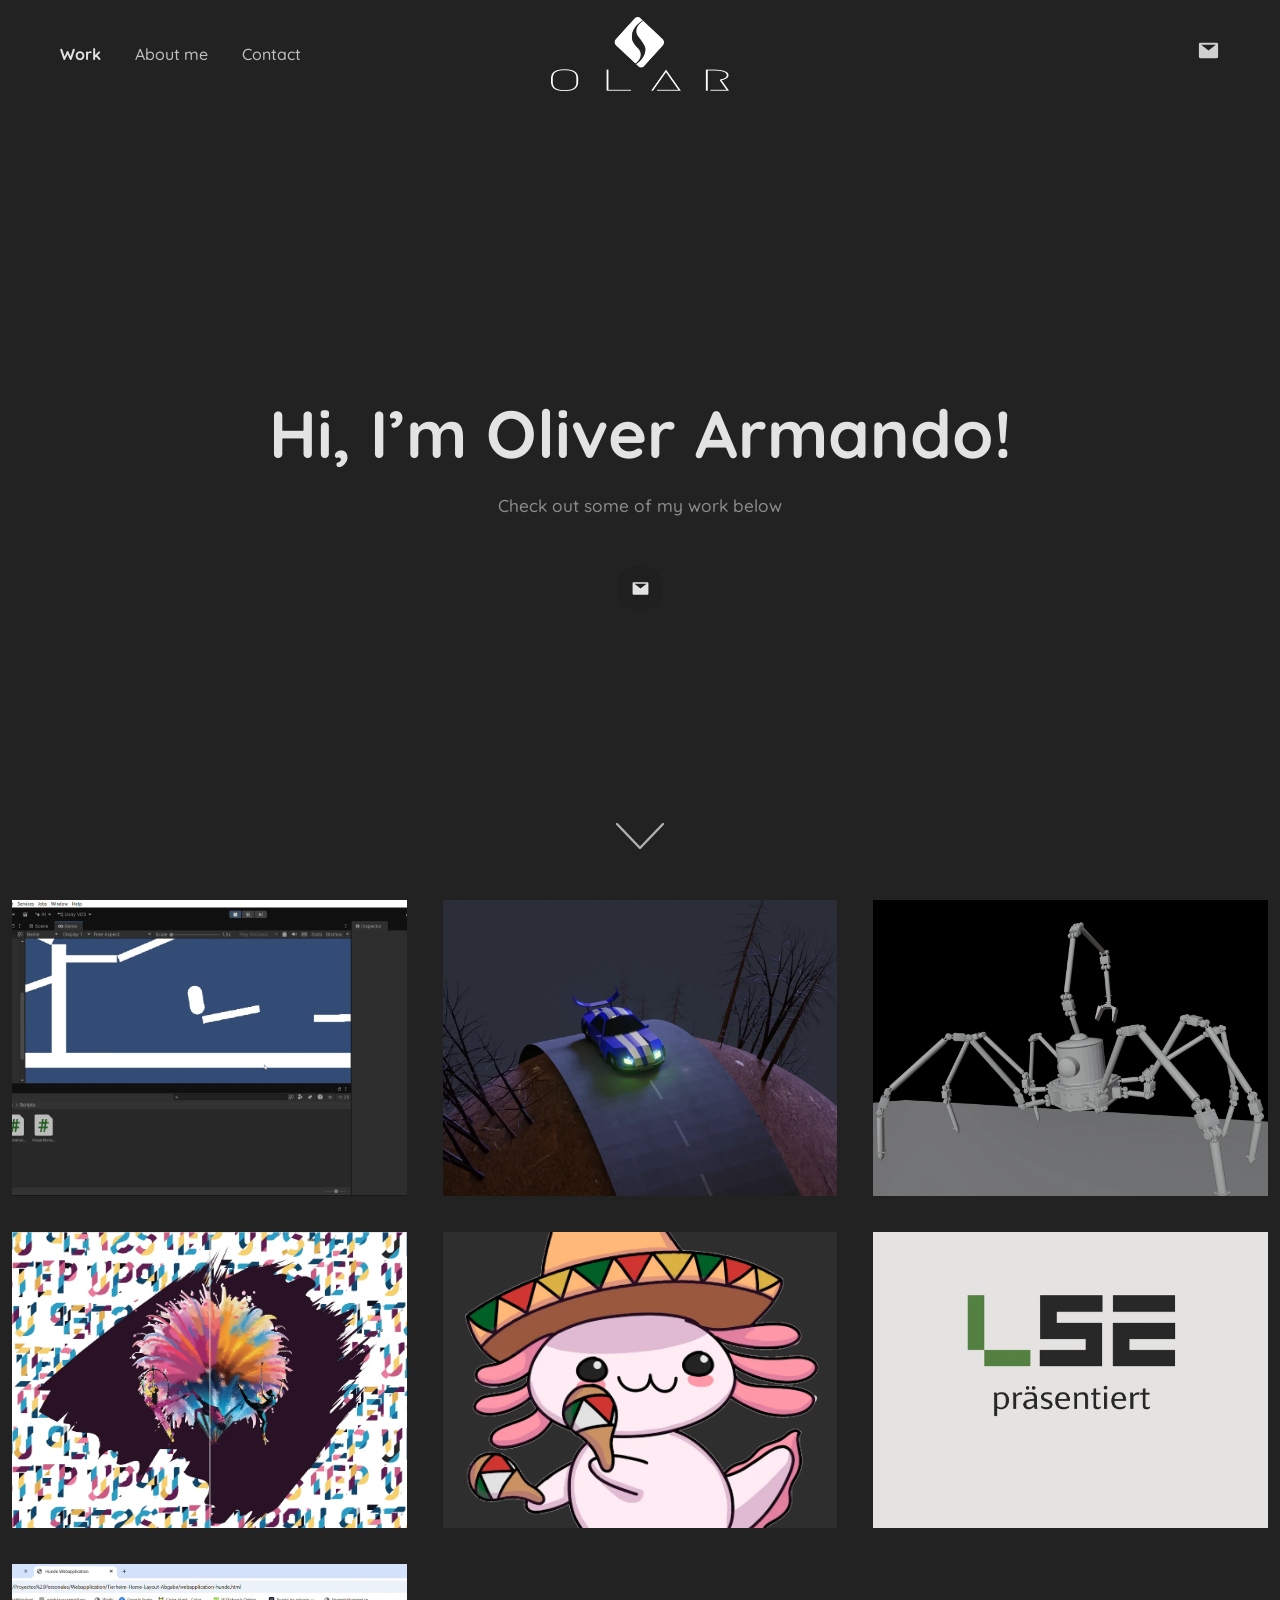
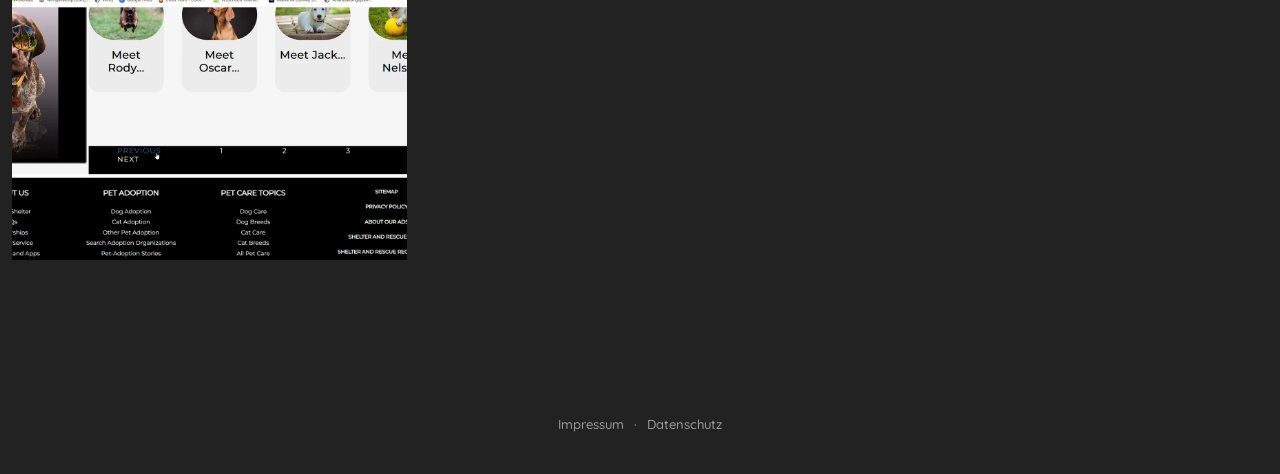
<file: index.html>
<!DOCTYPE html>
<html lang="en">
<head>
  <meta charset="utf-8">
  <meta name="viewport" content="width=device-width, initial-scale=1, minimum-scale=0.5, maximum-scale=3">
  <title>Oliver Armando - Portfolio</title>
  <meta name="description" content="Animation, 3D and design work by Oliver Armando.">
  <link rel="preconnect" href="https://fonts.googleapis.com">
  <link rel="preconnect" href="https://fonts.gstatic.com" crossorigin>
  <link href="https://fonts.googleapis.com/css2?family=Quicksand:wght@400;500;700&display=swap" rel="stylesheet">
  <link rel="stylesheet" href="assets/css/style.css">
</head>
<body data-page="work">

  <main>
    <div id="hero"></div>
    <div class="work-grid" id="work-grid"></div>
  </main>

  <script src="assets/js/data.js"></script>
  <script src="assets/js/main.js"></script>
</body>
</html>
</file>
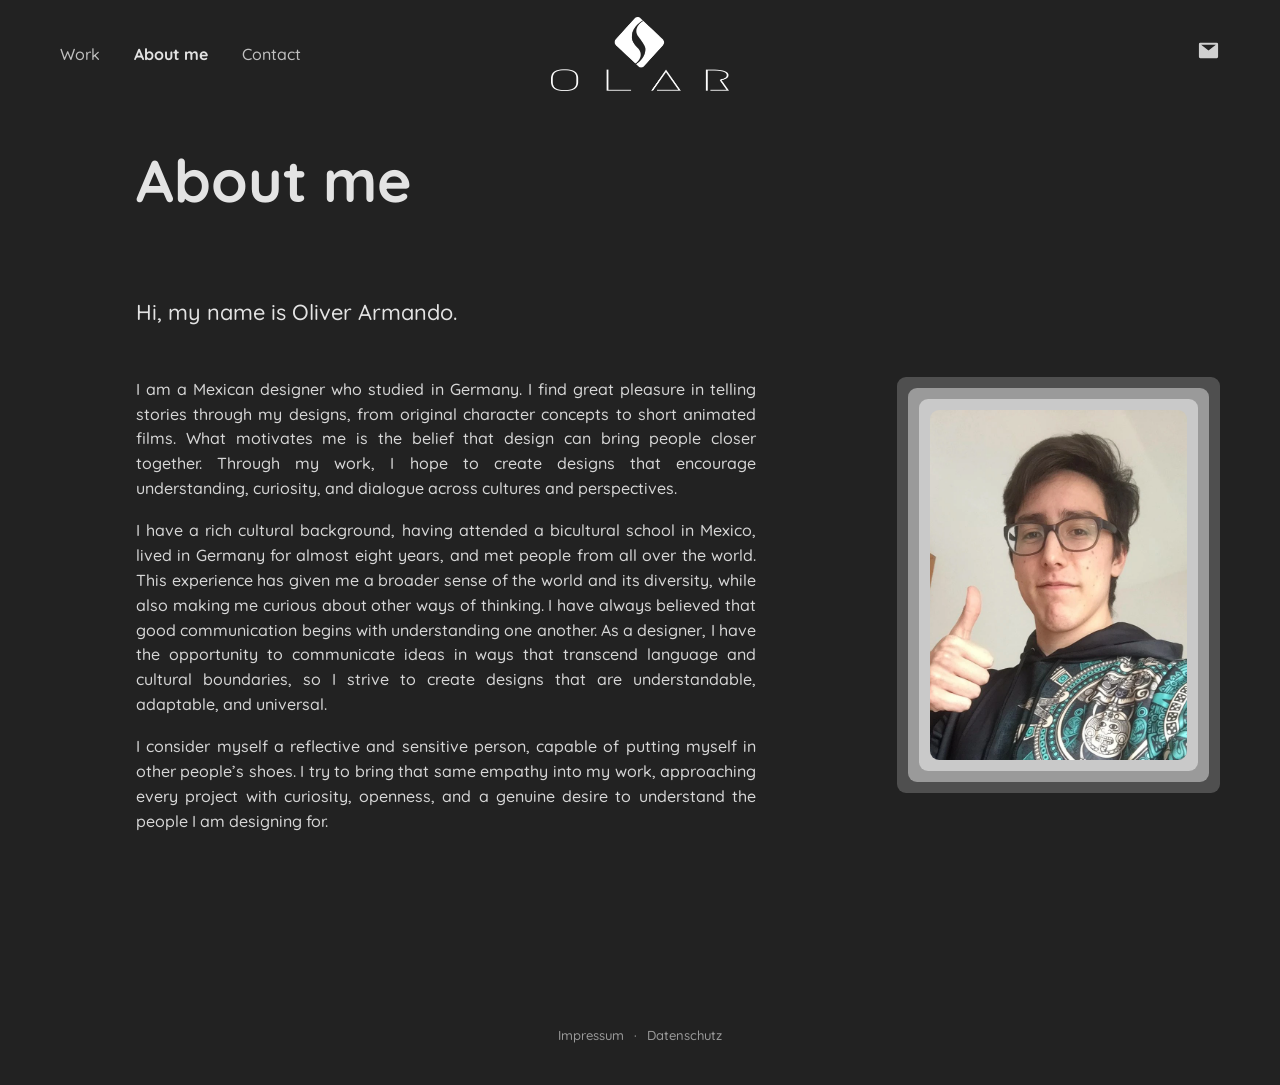
<file: about.html>
<!DOCTYPE html>
<html lang="en">
<head>
  <meta charset="utf-8">
  <meta name="viewport" content="width=device-width, initial-scale=1, minimum-scale=0.5, maximum-scale=3">
  <title>About me - Oliver Armando</title>
  <link rel="preconnect" href="https://fonts.googleapis.com">
  <link rel="preconnect" href="https://fonts.gstatic.com" crossorigin>
  <link href="https://fonts.googleapis.com/css2?family=Quicksand:wght@400;500;700&display=swap" rel="stylesheet">
  <link rel="stylesheet" href="assets/css/style.css">
</head>
<body data-page="about">

  <main class="about" id="about"></main>

  <script src="assets/js/data.js"></script>
  <script src="assets/js/main.js"></script>
</body>
</html>
</file>
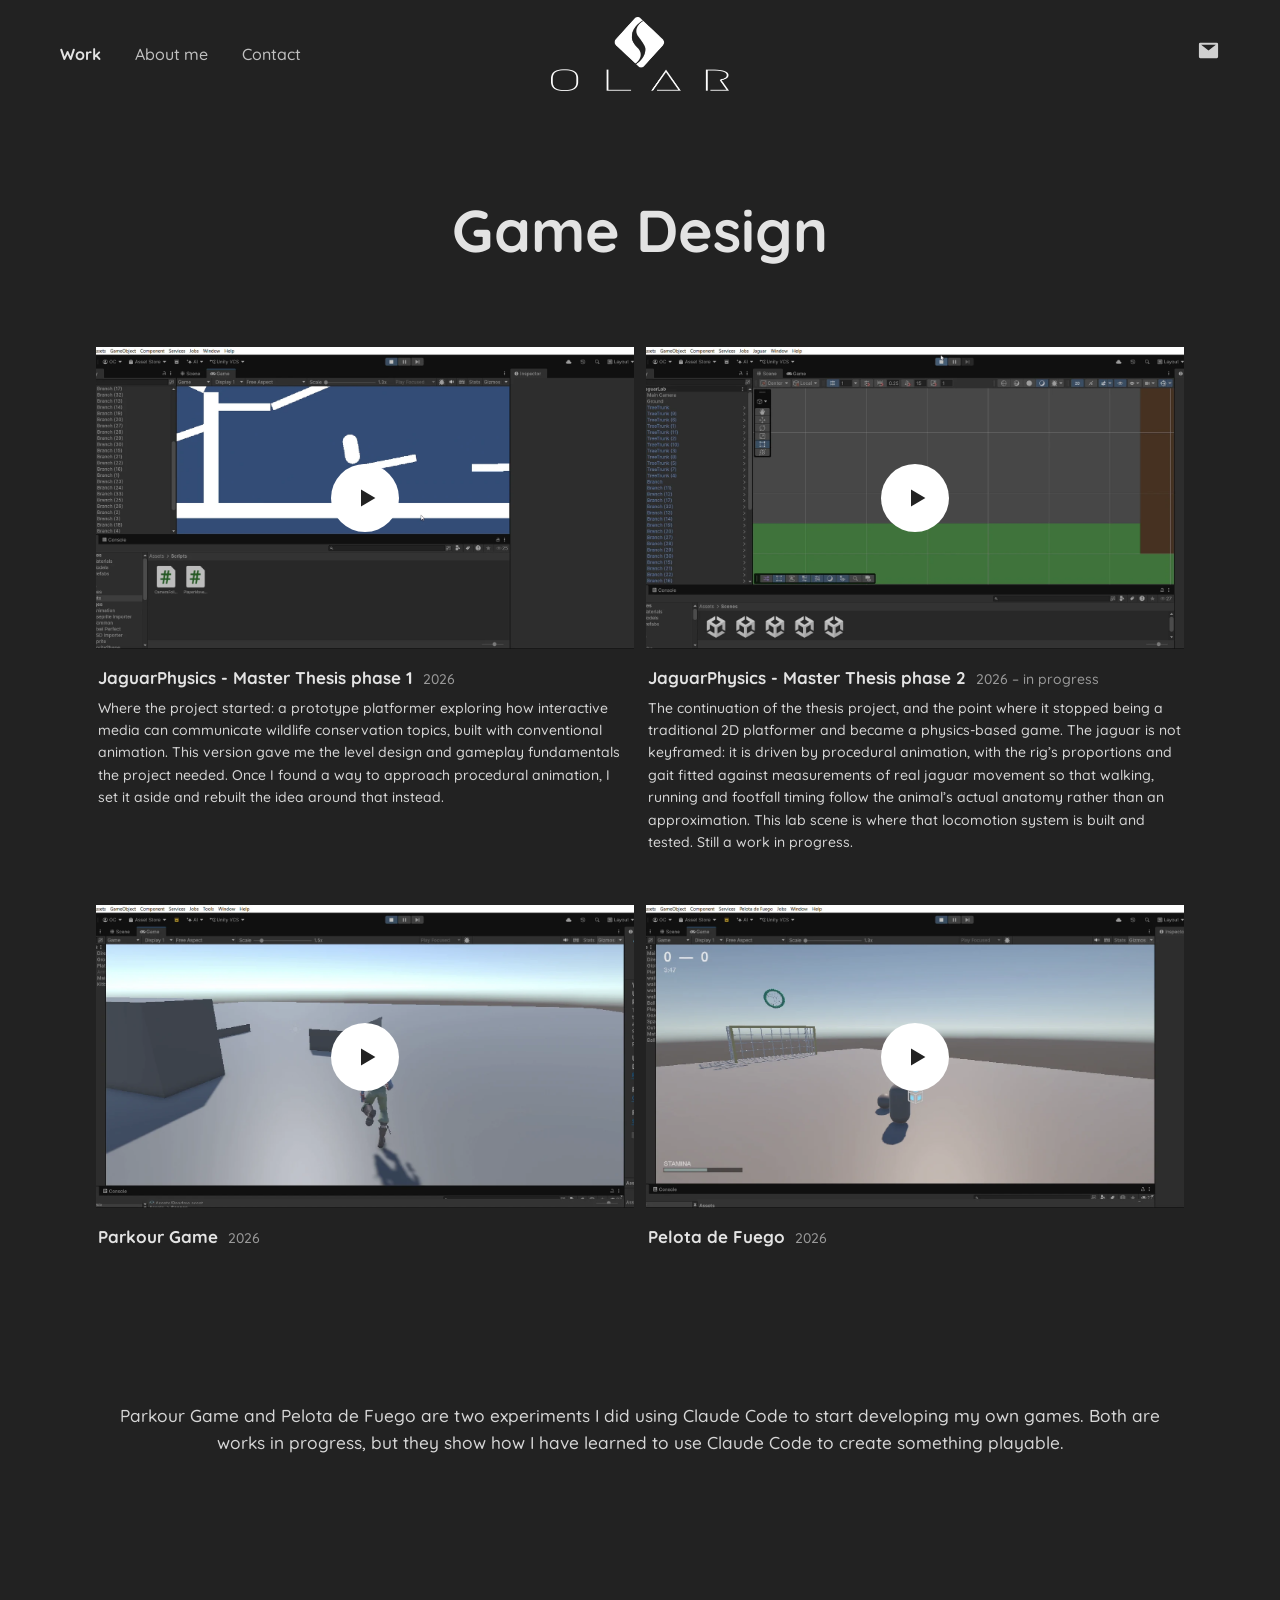
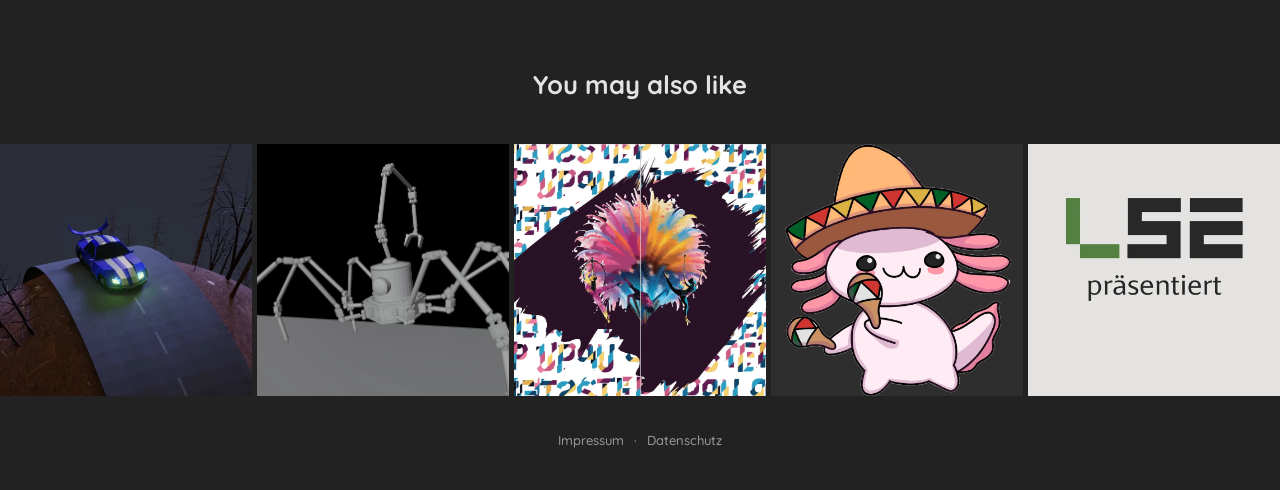
<file: category.html>
<!DOCTYPE html>
<html lang="en">
<head>
  <meta charset="utf-8">
  <meta name="viewport" content="width=device-width, initial-scale=1, minimum-scale=0.5, maximum-scale=3">
  <title>Work - Oliver Armando</title>
  <link rel="preconnect" href="https://fonts.googleapis.com">
  <link rel="preconnect" href="https://fonts.gstatic.com" crossorigin>
  <link href="https://fonts.googleapis.com/css2?family=Quicksand:wght@400;500;700&display=swap" rel="stylesheet">
  <link rel="stylesheet" href="assets/css/style.css">
</head>
<body data-page="work">

  <main>
    <div class="page-head">
      <h1 id="category-title"></h1>
      <p class="page-intro" id="category-intro"></p>
    </div>

    <div class="gallery" id="gallery"></div>

    <section class="also" id="also"></section>
  </main>

  <script src="assets/js/data.js"></script>
  <script src="assets/js/main.js"></script>
</body>
</html>
</file>
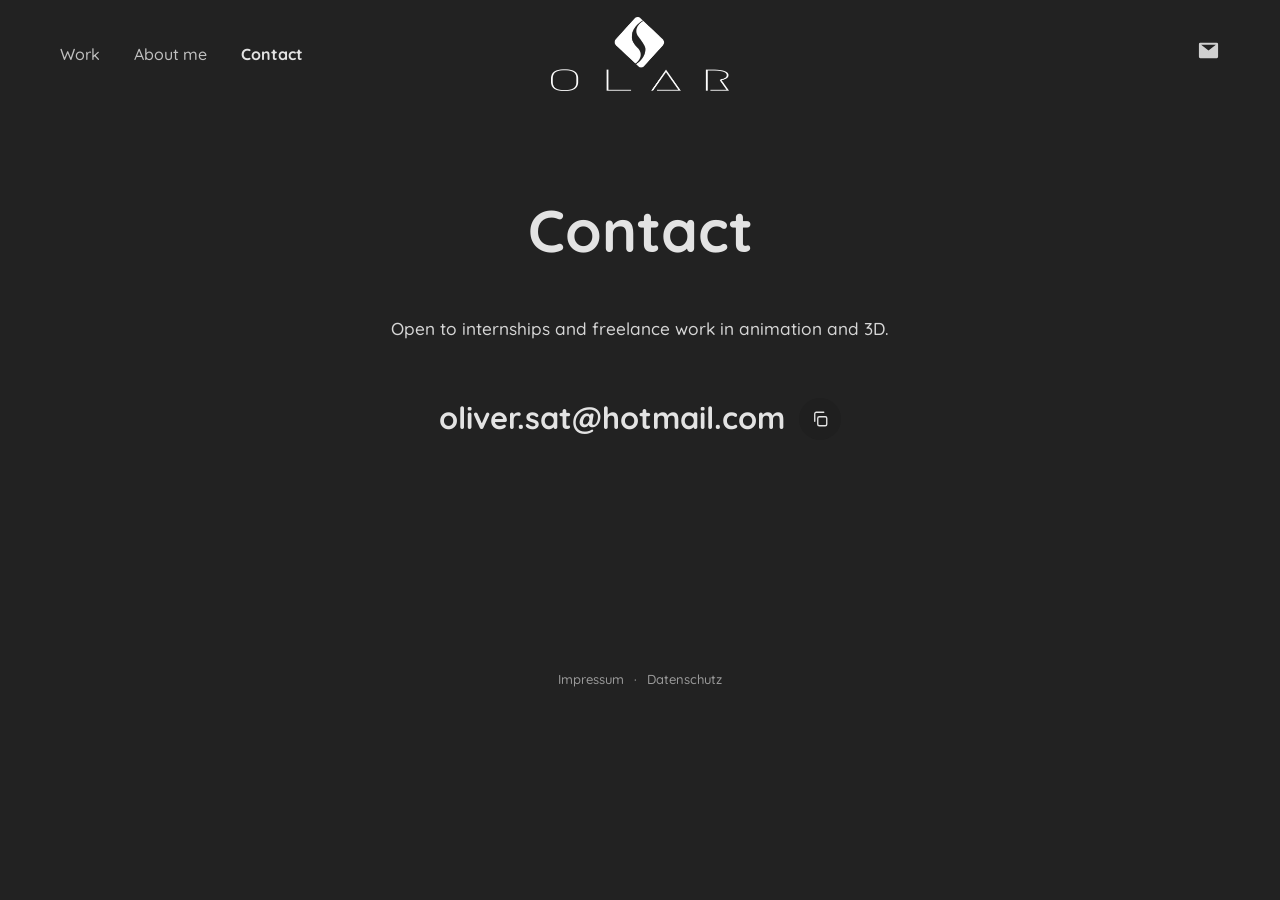
<file: contact.html>
<!DOCTYPE html>
<html lang="en">
<head>
  <meta charset="utf-8">
  <meta name="viewport" content="width=device-width, initial-scale=1, minimum-scale=0.5, maximum-scale=3">
  <title>Contact - Oliver Armando</title>
  <link rel="preconnect" href="https://fonts.googleapis.com">
  <link rel="preconnect" href="https://fonts.gstatic.com" crossorigin>
  <link href="https://fonts.googleapis.com/css2?family=Quicksand:wght@400;500;700&display=swap" rel="stylesheet">
  <link rel="stylesheet" href="assets/css/style.css">
</head>
<body data-page="contact">

  <main class="contact" id="contact"></main>

  <script src="assets/js/data.js"></script>
  <script src="assets/js/main.js"></script>
</body>
</html>
</file>
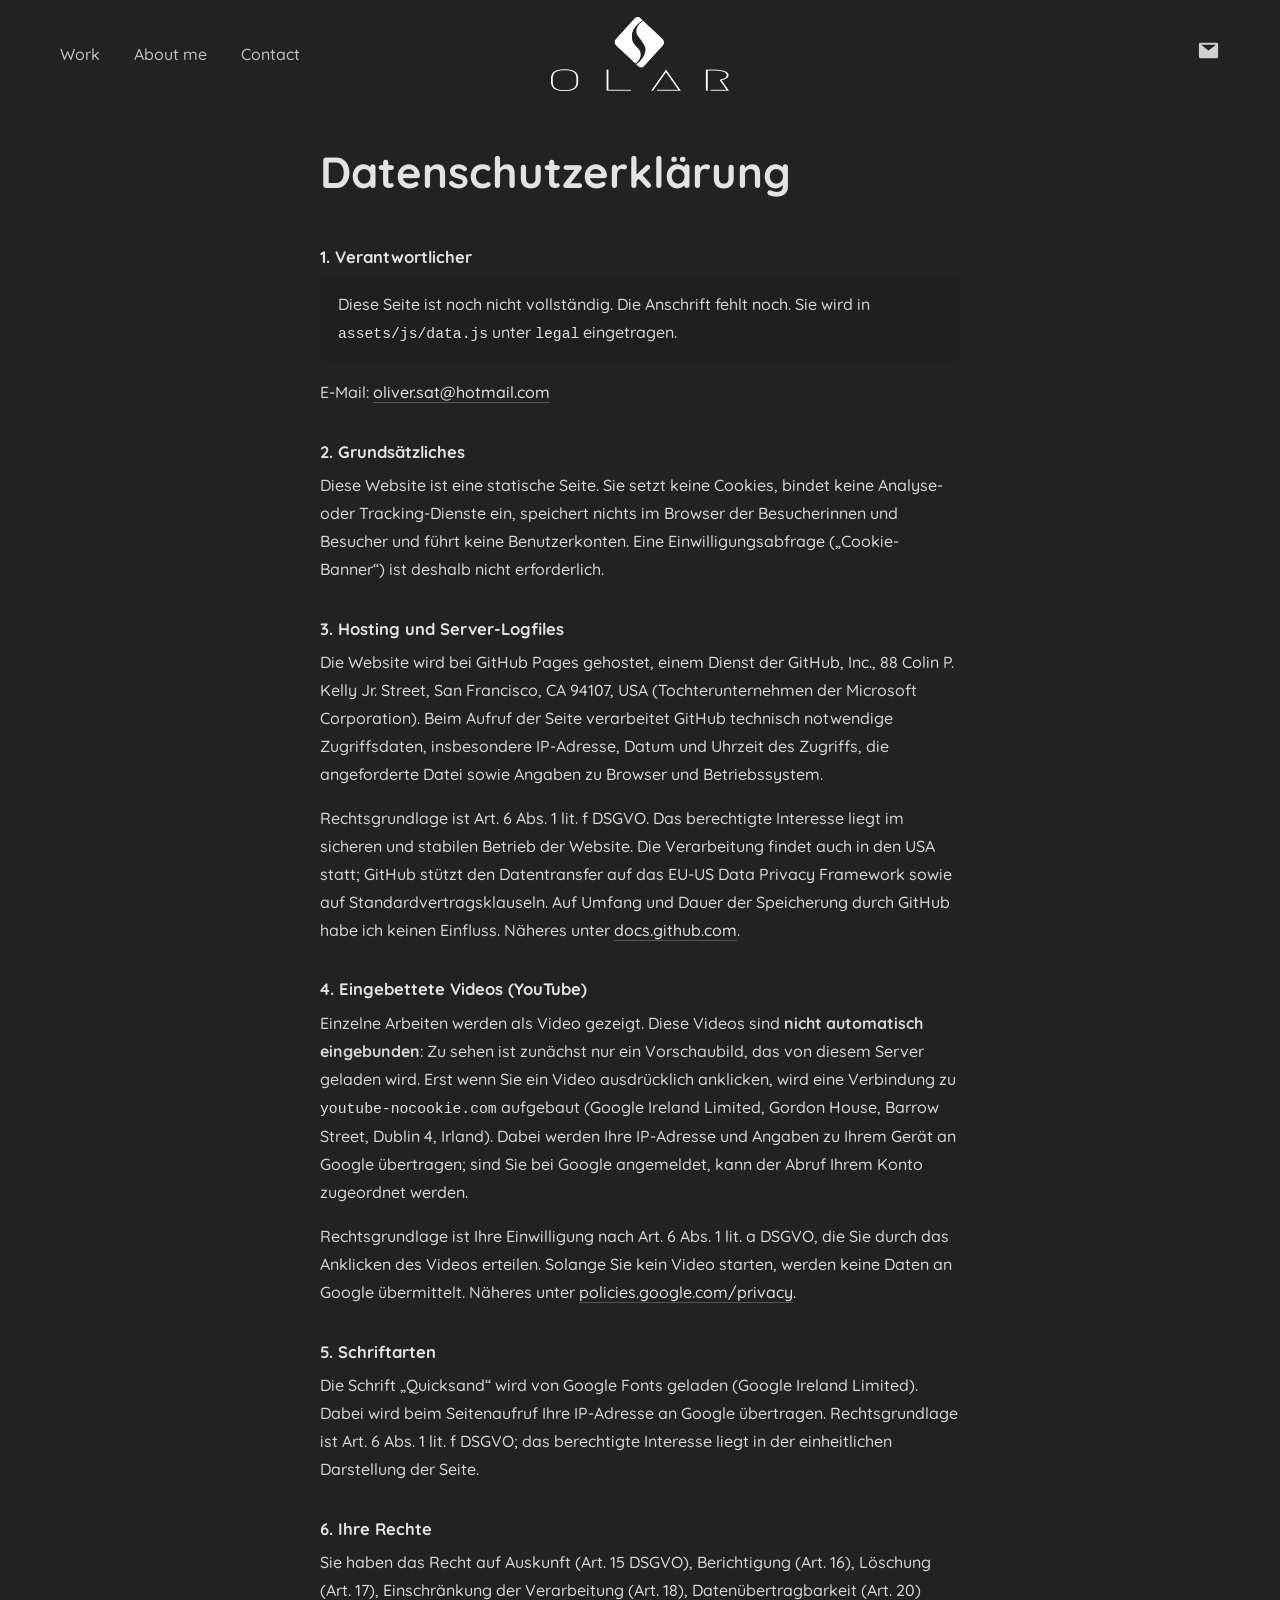
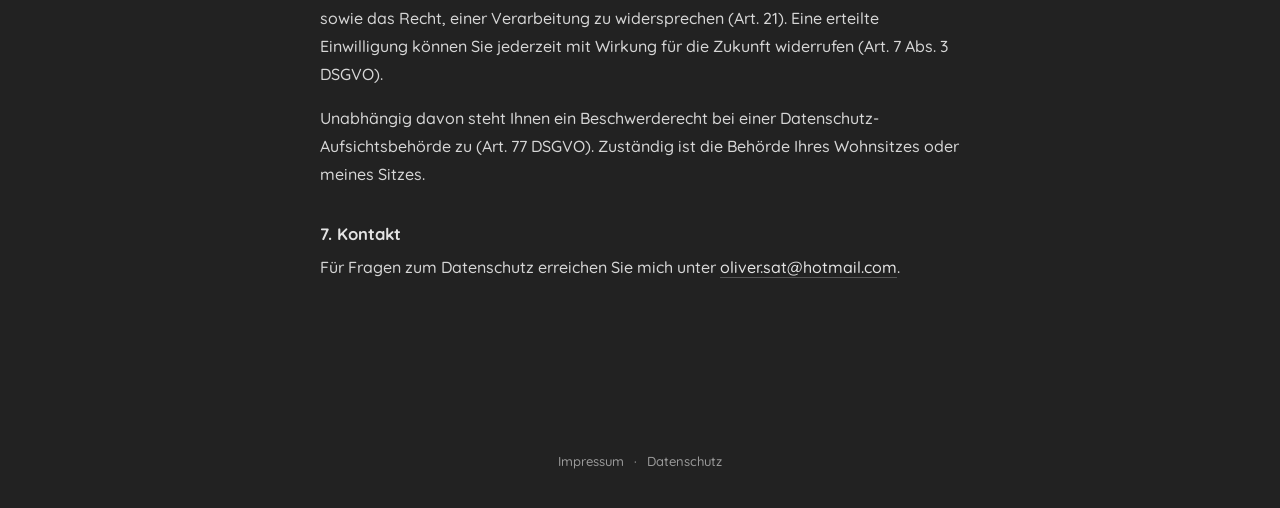
<file: datenschutz.html>
<!DOCTYPE html>
<html lang="de">
<head>
  <meta charset="utf-8">
  <meta name="viewport" content="width=device-width, initial-scale=1, minimum-scale=0.5, maximum-scale=3">
  <title>Datenschutzerklärung - Oliver Armando</title>
  <link rel="preconnect" href="https://fonts.googleapis.com">
  <link rel="preconnect" href="https://fonts.gstatic.com" crossorigin>
  <link href="https://fonts.googleapis.com/css2?family=Quicksand:wght@400;500;700&display=swap" rel="stylesheet">
  <link rel="stylesheet" href="assets/css/style.css">
</head>
<body data-page="datenschutz">

  <main class="legal" id="datenschutz"></main>

  <script src="assets/js/data.js"></script>
  <script src="assets/js/main.js"></script>
</body>
</html>
</file>
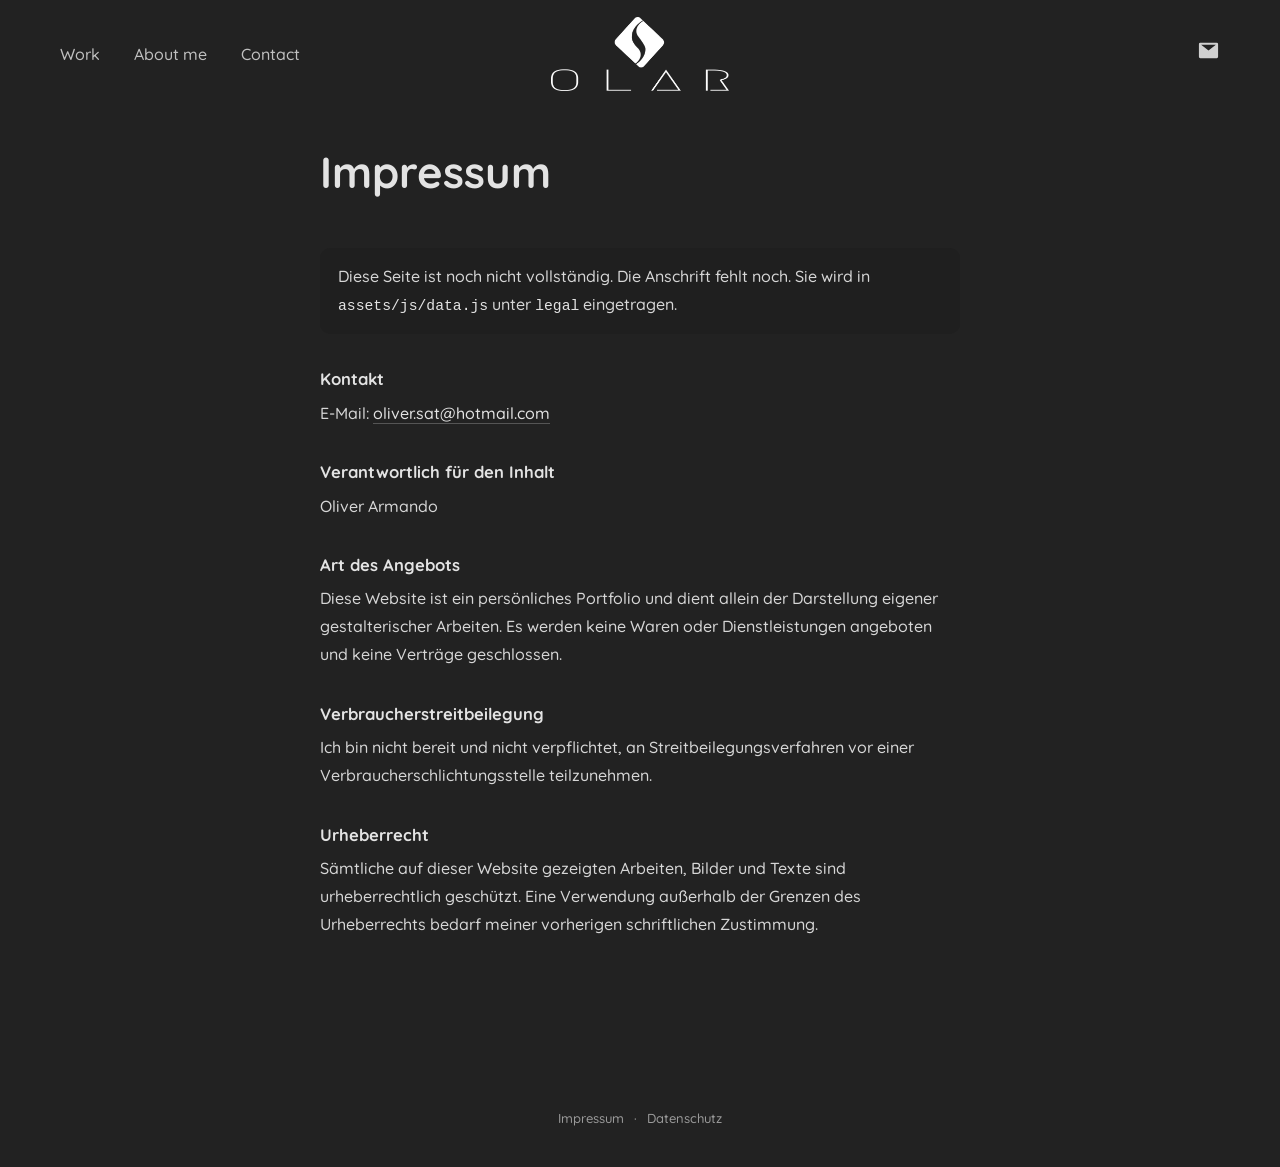
<file: impressum.html>
<!DOCTYPE html>
<html lang="de">
<head>
  <meta charset="utf-8">
  <meta name="viewport" content="width=device-width, initial-scale=1, minimum-scale=0.5, maximum-scale=3">
  <title>Impressum - Oliver Armando</title>
  <link rel="preconnect" href="https://fonts.googleapis.com">
  <link rel="preconnect" href="https://fonts.gstatic.com" crossorigin>
  <link href="https://fonts.googleapis.com/css2?family=Quicksand:wght@400;500;700&display=swap" rel="stylesheet">
  <link rel="stylesheet" href="assets/css/style.css">
</head>
<body data-page="impressum">

  <main class="legal" id="impressum"></main>

  <script src="assets/js/data.js"></script>
  <script src="assets/js/main.js"></script>
</body>
</html>
</file>
<file: assets/css/style.css>
/* ============================================================
   DESIGN TOKENS
   Colours sampled directly from the Adobe Portfolio screenshots.
   ============================================================ */
:root {
  --bg:            #222222;   /* page AND header - deliberately identical */
  --text:          #E3E3E3;   /* headings, nav */
  --text-body:     #D6D6D6;   /* paragraphs */
  --text-muted:    #9A9A9A;
  --surface:       #1F1F1F;   /* hero social circles */
  --surface-raised:#3A3A3A;   /* back-to-top */
  --overlay:       #EAEAEA;   /* category tile hover wash */
  --overlay-text:  #222222;
  --field:         #F8F8F8;
  --accent:        #033A71;
  --placeholder:   #2E2E2E;   /* dummy rectangles */
  --placeholder-line:#4E4E4E;

  --header-h: 108px;
  --pad-x: 60px;
  --ease: cubic-bezier(.22,.61,.36,1);

  --fs-hero: clamp(38px, 5.2vw, 72px);
  --fs-h1:   clamp(34px, 4.6vw, 64px);
  --fs-lead: clamp(17px, 1.35vw, 24px);
  --fs-body: clamp(16px, 1.15vw, 21px);
  --fs-nav:  clamp(16px, 1.1vw, 20px);
}

/* ============================================================
   RESET
   ============================================================ */
*, *::before, *::after { box-sizing: border-box; }
html { scroll-behavior: smooth; }
body {
  margin: 0;
  background: var(--bg);
  color: var(--text-body);
  font-family: "Quicksand", "Trebuchet MS", "Segoe UI", system-ui, sans-serif;
  font-weight: 500;
  font-size: var(--fs-body);
  line-height: 1.55;
  -webkit-font-smoothing: antialiased;
  overflow-x: hidden;
}
h1, h2, h3 { margin: 0; color: var(--text); font-weight: 700; line-height: 1.1; }
p { margin: 0 0 1.1em; }
a { color: inherit; text-decoration: none; }
img { display: block; max-width: 100%; }
button { font: inherit; color: inherit; background: none; border: 0; cursor: pointer; }

/* ============================================================
   HEADER  (fixed, opaque, same colour as page)
   ============================================================ */
.site-header {
  position: fixed; inset: 0 0 auto 0; z-index: 100;
  height: var(--header-h);
  display: grid; grid-template-columns: 1fr auto 1fr; align-items: center;
  padding: 0 var(--pad-x);
  background: var(--bg);
  transition: height .32s var(--ease);
}

/* ---- Contracted header ----------------------------------------
   Shrinks once you scroll away from the top, showing only the mark.
   Returns to full size back at the top, or on hover.               */
.site-header.is-compact { height: 58px; }
/* width stays put: the lockup only fades, so the centre column keeps
   its size and the nav never slides sideways during the transition */
.site-header.is-compact .logo-full { opacity: 0; }
.site-header.is-compact .logo-mark { opacity: 1; }
.site-header.is-compact .nav-main  { font-size: clamp(14px, .95vw, 16px); }
.site-header.is-compact .nav-social svg { width: 19px; height: 19px; }

.site-header.is-compact:hover,
.site-header.is-compact:focus-within { height: var(--header-h); }
.site-header.is-compact:hover .logo-full,
.site-header.is-compact:focus-within .logo-full { opacity: 1; }
.site-header.is-compact:hover .logo-mark,
.site-header.is-compact:focus-within .logo-mark { opacity: 0; }
.site-header.is-compact:hover .nav-main,
.site-header.is-compact:focus-within .nav-main { font-size: var(--fs-nav); }
.site-header.is-compact:hover .nav-social svg,
.site-header.is-compact:focus-within .nav-social svg { width: 23px; height: 23px; }

@media (prefers-reduced-motion: reduce) {
  .site-header, .logo-full, .logo-mark { transition: none; }
}
.nav-main { display: flex; gap: 34px; font-size: var(--fs-nav); white-space: nowrap; }
.nav-main a { color: var(--text); opacity: .82; transition: opacity .2s var(--ease); }
.nav-main a:hover { opacity: 1; }
.nav-main a.is-active { font-weight: 700; opacity: 1; }

.logo { justify-self: center; display: grid; place-items: center; }
/* both marks share one cell so swapping them cannot shift the layout */
.logo-full, .logo-mark {
  grid-area: 1 / 1;
  height: auto; transition: opacity .28s var(--ease), width .32s var(--ease);
}
.logo-full { width: 178px; }
.logo-mark { width: 34px; opacity: 0; }

.nav-social { justify-self: end; display: flex; gap: 26px; align-items: center; }
.nav-social a { color: var(--text); opacity: .9; transition: opacity .2s var(--ease); }
.nav-social a:hover { opacity: 1; }
.nav-social svg { width: 23px; height: 23px; }

/* ---- Burger: a droplet anchored in the top-right corner ----
   Fixed to the screen, never part of the header, so it survives the
   header sliding away. The quarter-round bleeds off both edges, which
   is what gives it the droplet shape.                              */
/* A pill sliced down the middle by the screen edge: rounded cap on
   the left, flat against the border on the right. */
.burger {
  display: none;
  position: fixed; right: 0; top: 104px; z-index: 120;
  width: 66px; height: 54px; padding: 0;
  background: var(--surface-raised);
  border-radius: 999px 0 0 999px;
  transition: top .38s var(--ease), background .25s var(--ease),
              width .3s var(--ease), height .3s var(--ease),
              opacity .3s var(--ease);
}
.burger:hover, .burger:active { background: #4A4A4A; }

/* Once you are reading, the burger steps back: it tucks to the top,
   shrinks and goes translucent so it stops covering words, while
   staying findable. Full strength again at the top or once opened. */
body.scrolled .burger { width: 50px; height: 42px; opacity: .5; }
body.scrolled .burger-bars { width: 19px; }
body.scrolled .burger-bars span { width: 19px; height: 2px; margin: 4px 0; }
body.menu-open .burger { opacity: 1; width: 66px; height: 54px; }
body.menu-open .burger-bars { width: 26px; }
body.menu-open .burger-bars span { width: 26px; height: 3px; margin: 5px 0; }

.burger-bars {
  position: absolute; left: 50%; top: 50%;
  transform: translate(-50%, -50%);
  display: block; width: 26px;
  transition: width .3s var(--ease);
}
.burger-bars span {
  display: block; width: 26px; height: 3px; margin: 5px 0;
  background: var(--text); border-radius: 2px;
  transition: transform .28s var(--ease), opacity .2s var(--ease);
}
/* 8px, not 13: the bars' 5px margins collapse between siblings, so the
   gap between centres is height 3 + one 5px margin */
body.menu-open .burger-bars span:nth-child(1) { transform: translateY(8px) rotate(45deg); }
body.menu-open .burger-bars span:nth-child(2) { opacity: 0; }
body.menu-open .burger-bars span:nth-child(3) { transform: translateY(-8px) rotate(-45deg); }

/* Catches taps outside the panel so the menu can be dismissed without
   aiming for the X, and stops a stray tap hitting the page behind. */
.menu-backdrop {
  display: none;
  position: fixed; inset: 0; z-index: 105;
  background: rgba(8, 8, 8, .72);
  opacity: 0; pointer-events: none;
  transition: opacity .26s var(--ease);
}
body.menu-open .menu-backdrop { opacity: 1; pointer-events: auto; }

/* A strip the same height as the pill, sliding in from the right edge
   rather than dropping over the whole screen. */
.menu-panel {
  display: none;
  position: fixed; top: var(--burger-top, 104px); right: 0; z-index: 108;
  height: 54px; width: max-content;
  background: var(--surface-raised);
  border-radius: 999px 0 0 999px;
  flex-direction: row; align-items: center; justify-content: flex-end;
  gap: 26px;
  padding: 0 82px 0 30px;        /* right pad clears the pill */
  transform: translateX(100%);
  transition: transform .36s var(--ease), top .38s var(--ease);
  pointer-events: none;
}
.menu-panel a {
  display: block; width: auto; padding: 4px 2px;
  font-size: 17px; white-space: nowrap; color: var(--text);
}
.menu-panel a:active { background: rgba(255, 255, 255, .09); }
body.menu-open .menu-panel { transform: translateX(0); pointer-events: auto; }
body.menu-open { overflow: hidden; }

/* ============================================================
   HERO  (full viewport, fades out on scroll)
   ============================================================ */
.hero-wrap { position: relative; }

/* ---- Work drifting behind the greeting ---- */
.hero-bg {
  position: absolute; inset: 0; overflow: hidden;
  pointer-events: none; z-index: 0;
}
.star {
  --peak: .30;                  /* ceiling, so the text always wins */
  position: absolute;
  opacity: 0;
  transform: translate(-50%, -50%) scale(.55);
  will-change: opacity, transform;
}
/* the box takes the picture's own proportions, so square stickers and
   wide stills alike are shown whole rather than cropped to a ratio */
.star img { display: block; width: 100%; height: auto; border-radius: 6px; }
.star.is-running { animation-name: star-drift; animation-timing-function: var(--ease); }
/* in, dip, back up, then gone - scaling the whole way through */
/* One rise and one fall - the mid-animation dip was reading as the
   piece appearing twice. */
@keyframes star-drift {
  0%   { opacity: 0;            transform: translate(-50%, -50%) scale(.6); }
  16%  { opacity: var(--peak);  }
  68%  { opacity: var(--peak);  }
  100% { opacity: 0;            transform: translate(-50%, -50%) scale(1.26); }
}
/* the greeting and the cue sit above the drift */
.hero, .hero-chevron { position: relative; z-index: 1; }
.hero {
  height: 100vh;
  display: flex; flex-direction: column; align-items: center; justify-content: center;
  text-align: center;
  padding: var(--header-h) var(--pad-x) 0;
  will-change: opacity;
}
.hero h1 { font-size: var(--fs-hero); margin-bottom: .35em; }
.hero-sub { font-size: var(--fs-lead); color: var(--text-body); margin-bottom: 2.6em; }
/* A highlight sweeping left to right, so the eye is drawn to the cue
   that there is more below. Falls back to plain text where
   background-clip:text is unsupported. */
@supports ((-webkit-background-clip: text) or (background-clip: text)) {
  .hero-sub {
    background-image: linear-gradient(100deg,
      #8C8C8C 42%, #FFFFFF 50%, #8C8C8C 58%);
    background-size: 320% 100%;
    background-repeat: no-repeat;
    -webkit-background-clip: text; background-clip: text;
    color: transparent;
    animation: sub-sheen 2.8s linear infinite;
  }
}
@keyframes sub-sheen {
  from { background-position: 100% 0; }
  to   { background-position: 0% 0; }
}
@media (prefers-reduced-motion: reduce) {
  .hero-sub { animation: none; }
}

.hero-social { display: flex; gap: 16px; }
.hero-social a {
  width: 46px; height: 46px; border-radius: 50%;
  background: var(--surface); color: var(--text);
  display: grid; place-items: center;
  transition: background .25s var(--ease), transform .25s var(--ease);
}
.hero-social a:hover { background: #2E2E2E; transform: translateY(-2px); }
.hero-social svg { width: 19px; height: 19px; }

/* Three arrows lighting up one after another, downwards. Phones only -
   the desktop hero keeps its single hovering chevron. */
.hero-arrows {
  display: none; flex-direction: column; align-items: center;
  /* a finger-sized target, taken back out with margin so the arrows do
     not move; manipulation keeps a quick second tap from zooming */
  padding: 12px 30px; margin: -12px -30px;
  touch-action: manipulation;
}
.hero-arrows svg {
  display: block; width: 30px; height: 17px; color: var(--text-body);
  animation: arrow-chase 1.7s var(--ease) infinite;
}
.hero-arrows svg + svg { margin-top: -3px; }
.hero-arrows svg:nth-child(1) { animation-delay: 0s; }
.hero-arrows svg:nth-child(2) { animation-delay: .19s; }
.hero-arrows svg:nth-child(3) { animation-delay: .38s; }
/* the scale rides the same curve as the opacity, so each arrow swells
   as it lights up */
@keyframes arrow-chase {
  0%, 62%, 100% { opacity: .20; transform: scale(.86); }
  18%           { opacity: 1;   transform: scale(1.18); }
}

.hero-chevron {
  position: absolute; bottom: 30px; left: 50%; transform: translateX(-50%);
  color: var(--text-body); opacity: .8;
  padding: 12px 26px;                /* bottom adjusted to match */
  touch-action: manipulation;
  animation: bob 2.4s var(--ease) infinite;
}
.hero-chevron svg { width: 52px; height: 30px; }
@keyframes bob {
  0%, 100% { transform: translate(-50%, 0); }
  50%      { transform: translate(-50%, 9px); }
}

@media (prefers-reduced-motion: reduce) {
  html { scroll-behavior: auto; }
  .hero-chevron { animation: none; }
}

/* ============================================================
   PLACEHOLDER RECTANGLES
   Rendered wherever `image` is null in data.js. Set a real path
   in the data and these disappear automatically.
   ============================================================ */
.thumb { position: relative; overflow: hidden; background: var(--placeholder); }
.thumb img { width: 100%; height: 100%; object-fit: cover; }
.ratio-4x3  { aspect-ratio: 4 / 3; }
.ratio-16x9 { aspect-ratio: 16 / 9; }
.ratio-3x4  { aspect-ratio: 3 / 4; }
.ratio-1x1  { aspect-ratio: 1 / 1; }
.ratio-a4   { aspect-ratio: 1273 / 1800; }  /* portrait poster / A-series page */
.ratio-3x2  { aspect-ratio: 3 / 2; }        /* landscape spread */
/* image keeps its own shape - for sets with mixed dimensions */
.ratio-auto { aspect-ratio: auto; }
.ratio-auto img { height: auto; object-fit: contain; }
.ratio-auto .ph { position: static; min-height: 220px; }

.ph {
  position: absolute; inset: 0;
  display: grid; place-items: center;
  background: repeating-linear-gradient(45deg,
      transparent 0 16px,
      rgba(255,255,255,.045) 16px 32px);
  border: 1px dashed var(--placeholder-line);
}
.ph-label {
  font-size: 13px; letter-spacing: .1em; text-transform: uppercase;
  color: #B4B4B4; text-align: center; padding: 0 12px; max-width: 90%;
}

/* ============================================================
   WORK GRID  (category covers, near full-bleed)
   ============================================================ */
.work-grid {
  display: grid; grid-template-columns: repeat(3, 1fr);
  gap: 36px; padding: 0 12px 120px;
}
.tile { position: relative; display: block; }
.tile-overlay {
  position: absolute; inset: 0;
  display: flex; flex-direction: column; align-items: center; justify-content: center;
  background: var(--overlay);
  opacity: 0; transition: opacity .28s var(--ease);
}
.tile:hover .tile-overlay,
.tile:focus-visible .tile-overlay { opacity: .93; }
.tile-overlay h3 { font-size: clamp(20px, 1.8vw, 30px); color: var(--overlay-text); }
.tile-overlay span { margin-top: .5em; font-size: clamp(15px, 1.2vw, 20px); color: #4A4A4A; }

/* ============================================================
   CATEGORY PAGE
   ============================================================ */
.page-head { padding: calc(var(--header-h) + 90px) var(--pad-x) 84px; text-align: center; }
.page-head h1 { font-size: var(--fs-h1); }
.page-intro {
  max-width: 68ch; margin: 1.5em auto 0;
  font-size: var(--fs-lead); color: var(--text-body); line-height: 1.6;
}
.page-intro:empty { display: none; }

.gallery {
  display: grid;
  grid-template-columns: repeat(var(--gallery-cols, 2), 1fr);
  column-gap: 12px; row-gap: 52px;
  padding: 0 96px;
}
.gallery { align-items: start; }
.g-item { margin: 0; }
.g-media { position: relative; }
.g-media[data-video], [data-zoom] { cursor: pointer; }
.g-media[data-video]:focus-visible,
[data-zoom]:focus-visible { outline: 2px solid var(--text); outline-offset: 3px; }

/* Clickable stills: darken and name the action, so it reads as clickable */
[data-zoom]::after {
  content: ""; position: absolute; inset: 0;
  background: rgba(0,0,0,.45);
  opacity: 0; transition: opacity .25s var(--ease);
  pointer-events: none;
}
[data-zoom] .zoom-hint {
  position: absolute; left: 50%; top: 50%; transform: translate(-50%,-50%) scale(.96);
  z-index: 2; pointer-events: none;
  padding: 9px 18px; border-radius: 999px;
  background: rgba(255,255,255,.92); color: #222;
  font-size: 13px; font-weight: 700; letter-spacing: .04em; white-space: nowrap;
  opacity: 0; transition: opacity .25s var(--ease), transform .25s var(--ease);
}
[data-zoom]:hover::after,
[data-zoom]:focus-visible::after { opacity: 1; }
[data-zoom]:hover .zoom-hint,
[data-zoom]:focus-visible .zoom-hint {
  opacity: 1; transform: translate(-50%,-50%) scale(1);
}

/* Touch devices get no hover, so state the affordance permanently */
@media (hover: none) {
  [data-zoom] .zoom-hint {
    opacity: 1; top: auto; bottom: 10px; transform: translate(-50%, 0) scale(1);
    background: rgba(255,255,255,.82); font-size: 12px; padding: 6px 13px;
  }
}
.g-embed { display: block; width: 100%; aspect-ratio: 16 / 9; border: 0; }
/* keep the placeholder caption clear of the play button */
.gallery .ph { align-items: end; }
.gallery .ph-label { padding-bottom: 16px; }

.g-caption { padding: 20px 2px 0; max-width: 58ch; }
.g-caption h3 { font-size: clamp(17px, 1.3vw, 21px); margin-bottom: .5em; }
.g-year { font-weight: 500; color: var(--text-muted); font-size: .82em; margin-left: .35em; }
.g-caption p { font-size: clamp(14px, 1vw, 16px); line-height: 1.6; color: var(--text-body); margin: 0; }

.play {
  position: absolute; top: 50%; left: 50%; transform: translate(-50%,-50%);
  width: 68px; height: 68px; border-radius: 50%;
  background: #fff; display: grid; place-items: center;
  transition: transform .25s var(--ease);
  pointer-events: none;
}
.g-item:hover .play { transform: translate(-50%,-50%) scale(1.07); }
.play svg { width: 24px; height: 24px; margin-left: 4px; color: #222; }

.divider-note {
  grid-column: 1 / -1;
  text-align: center; font-size: var(--fs-lead); color: var(--text-body);
  padding: 96px 0 44px;
}

/* ---- Feature block: text left, image right, grouped near the centre ---- */
.feature {
  grid-column: 1 / -1;
  display: flex; flex-wrap: wrap; align-items: center; justify-content: center;
  gap: 48px; max-width: 1180px; margin: 0 auto;
  padding: 84px 0 64px;
}
/* text takes roughly three quarters of the row, so it reads in a few
   lines rather than a narrow column */
.feature-text {
  flex: 1 1 520px; max-width: none; margin: 0; text-align: left;
  font-size: var(--fs-lead); color: var(--text-body); line-height: 1.6;
}
.feature-media { flex: 0 0 min(250px, 24%); position: relative; overflow: hidden; }
.feature-media img { width: 100%; height: auto; display: block; }

/* ---- Compact: small thumbs, generous breathing room ---- */
.gallery.is-compact { row-gap: 110px; }
.gallery.is-compact .thumb { max-height: 360px; background: none; }
.gallery.is-compact .thumb img { height: 100%; object-fit: contain; object-position: left top; }

/* ---- Carousel: a rotating coverflow, one piece in focus ---- */
/* carousel pages trade heading space so a slide and its name fit on screen */
.carousel-page .page-head {
  padding: calc(var(--header-h) + 34px) var(--pad-x) 20px;
}
.carousel-page .page-head h1 { font-size: clamp(30px, 3.4vw, 46px); }
.carousel-page .page-intro {
  margin-top: .9em; font-size: clamp(15px, 1.1vw, 18px); max-width: 62ch;
}

.gallery.is-carousel {
  display: block; position: relative; padding: 0;
  --slide-w: min(380px, 58vw);   /* padding below derives from this, so
                                    the active slide lands dead centre */
}
.gallery.is-carousel .track {
  display: flex; gap: 18px;
  overflow-x: auto;   /* snapping is done in JS - native snap does not
                         re-snap after the loop's programmatic jumps */
  padding: 26px calc((100% - var(--slide-w)) / 2) 16px;
  perspective: 1400px; perspective-origin: 50% 45%;
  scrollbar-width: none;
}
.gallery.is-carousel .track::-webkit-scrollbar { display: none; }

.gallery.is-carousel .g-item {
  flex: 0 0 var(--slide-w);
  transform-style: preserve-3d;
  will-change: transform, opacity;
  transition: opacity .18s linear;
}
/* uniform slide height keeps the row tidy and fits image + name on screen */
.gallery.is-carousel .thumb {
  aspect-ratio: auto; height: min(34vh, 290px);
  background: none;
}
.gallery.is-carousel .thumb img { width: 100%; height: 100%; object-fit: contain; }
.gallery.is-carousel .g-caption {
  text-align: center; max-width: none; padding-top: 14px;
}
.gallery.is-carousel .g-caption p { font-size: 14px; }
/* only the piece in focus is fully legible */
.gallery.is-carousel .g-item:not(.is-focus) .g-caption { opacity: .45; }

/* Controls made to be tapped in a row. Without this, two quick taps read
   as a double tap and the browser zooms the page in under the user -
   "manipulation" keeps the tap and the scroll, and drops only that. It
   does not touch pinch zoom, which starts on the page, not on a button. */
.car-btn, .lb-nav, .lb-close, .to-top { touch-action: manipulation; }

.car-btn {
  position: absolute; top: 40%; transform: translateY(-50%); z-index: 5;
  width: 52px; height: 52px; border-radius: 50%;
  background: var(--surface-raised); color: var(--text);
  display: grid; place-items: center; opacity: .85;
  transition: opacity .25s var(--ease), background .25s var(--ease);
}
.car-btn:hover { opacity: 1; background: #4A4A4A; }
.car-btn:disabled { opacity: .18; cursor: default; }
.car-btn svg { width: 22px; height: 22px; }
.car-prev { left: 18px; }
.car-next { right: 18px; }

/* ---- Lightbox ---- */
.lightbox {
  position: fixed; inset: 0; z-index: 200;
  background: #0E0E0E;
  display: none; place-items: center; padding: 56px 24px;
}
.lightbox.is-open { display: grid; }
.lb-figure { margin: 0; max-width: 100%; max-height: 100%; text-align: center; }
.lb-img {
  max-width: min(1400px, 94vw); max-height: 82vh;
  width: auto; height: auto; margin: 0 auto;
  /* the lightbox does its own pinch and pan, so the browser must not
     claim the gesture first */
  touch-action: none;
  transform-origin: center center;
}
.lb-img.is-zoomed { cursor: grab; }
.lb-caption { margin-top: 16px; color: var(--text-body); font-size: 15px; }

/* ---- Zoom hint ----
   Shown while the page (or an enlarged picture) is zoomed. A label, never
   a control: the gesture it names has to reach the page, so nothing here
   may swallow a tap. The dock is placed by JS onto the visual viewport
   and counter-scaled, so the hint keeps its size and stays on screen at
   any zoom. */
.zoom-dock {
  position: fixed; left: 0; top: 0; z-index: 240;
  transform-origin: 0 0;
  pointer-events: none;
}
.zoom-note {
  position: absolute; left: 0; top: 0; margin: 0;
  transform: translate(-50%, calc(-100% - 22px));
  pointer-events: none;            /* taps go straight through to the page */
  user-select: none;
  padding: 9px 18px;
  border-radius: 999px;
  /* just enough backing to stay legible over artwork */
  background: rgba(20, 20, 20, .72);
  -webkit-backdrop-filter: blur(6px); backdrop-filter: blur(6px);
  color: var(--text);
  font-size: 13px; font-weight: 500; letter-spacing: .01em; white-space: nowrap;
  opacity: 0; visibility: hidden;
  transition: opacity .22s var(--ease), visibility .22s var(--ease);
}
.zoom-dock.is-visible .zoom-note { opacity: 1; visibility: visible; }

@media (prefers-reduced-motion: reduce) {
  .zoom-note { transition: none; }
}
.lb-nav {
  position: absolute; top: 50%; transform: translateY(-50%);
  width: 54px; height: 54px; border-radius: 50%;
  background: rgba(255,255,255,.12); color: #fff;
  display: grid; place-items: center;
  transition: background .25s var(--ease);
}
.lb-nav:hover { background: rgba(255,255,255,.26); }
.lb-nav[hidden] { display: none; }
.lb-nav svg { width: 24px; height: 24px; }
.lb-prev { left: 26px; }
.lb-next { right: 26px; }

.lb-close {
  position: absolute; top: 22px; right: 28px;
  width: 46px; height: 46px; border-radius: 50%;
  background: var(--surface-raised); color: var(--text);
  font-size: 28px; line-height: 1;
  display: grid; place-items: center;
}
.lb-close:hover { background: #4A4A4A; }

/* --- "You may also like" strip --- */
.also { padding: 150px 0 0; }
.also h2 { text-align: center; font-size: clamp(22px, 2vw, 30px); margin-bottom: 46px; }
.also-strip { display: grid; grid-template-columns: repeat(5, 1fr); gap: 5px; }
.also-strip .tile-overlay h3 { font-size: clamp(14px, 1.1vw, 18px); }
.also-strip .tile-overlay span { font-size: 13px; }

/* ============================================================
   ABOUT
   ============================================================ */
.about {
  padding: calc(var(--header-h) + 40px) var(--pad-x) 140px;
  max-width: 1500px; margin: 0 auto;
}
.about h1 { font-size: var(--fs-h1); margin-bottom: 1.4em; padding-left: 76px; }
.about-grid {
  display: grid; grid-template-columns: minmax(0,1.35fr) minmax(0,.65fr);
  gap: 90px; align-items: start; padding-left: 76px;
}
/* sits above the grid, so the portrait lines up with the body text
   rather than with this opening line */
.about-intro {
  font-size: clamp(20px, 1.7vw, 29px); color: var(--text);
  margin: 0 0 2.2em; padding-left: 76px;
}
/* justified reads as a block of type rather than a ragged note;
   hyphenation stops it opening rivers between words */
.about-text p {
  max-width: 62ch;
  text-align: justify;
  hyphens: auto; -webkit-hyphens: auto;
}
/* Three bands, all lighter than the page, darkest on the outside:
   a thin dark ring, a thick mid-grey one, and a light mat innermost.
   Widths are variables so the phone can scale the whole frame down
   in one place and keep the proportion. */
/* Three bands of the same width and the same corner, darkest outside.
   Each is a nested box with its own padding and background rather than a
   border or a shadow: a border squares off its own inner corner and a
   shadow adds its spread to the radius, so neither can hold one curve
   across all three. */
.about-photo {
  width: 100%; max-width: 360px; position: relative;
  --band: 11px;
  --band-r: 9px;
  padding: var(--band);
  background: #4F4F4F;                /* outermost, darkest */
  border-radius: var(--band-r);
}
.about-photo .photo-band {
  padding: var(--band);
  background: #9A9A9A;                /* middle */
  border-radius: var(--band-r);
}
.about-photo .thumb {
  padding: var(--band);
  background: #C9C9C9;                /* innermost, lightest */
  border: 0;
  border-radius: var(--band-r);
  overflow: hidden;
}
/* square-round, not a pill - the picture carries the same corner */
.about-photo .thumb img { border-radius: var(--band-r); }

/* ============================================================
   LEGAL PAGES  (Impressum, Datenschutzerklärung)
   Plain, narrow and quiet - these are read, not looked at.
   ============================================================ */
.legal {
  padding: calc(var(--header-h) + 40px) var(--pad-x) 120px;
  max-width: 760px; margin: 0 auto;
}
.legal h1 { font-size: clamp(30px, 3.4vw, 46px); margin-bottom: 1.2em; }
.legal h2 {
  font-size: clamp(16px, 1.3vw, 19px); margin: 2.2em 0 .6em;
  color: var(--text);
}
.legal p { color: var(--text-body); line-height: 1.75; margin-bottom: 1em; }
.legal a { color: var(--text); border-bottom: 1px solid #555; }
.legal a:hover { border-bottom-color: var(--text); }
.legal code {
  font-family: ui-monospace, SFMono-Regular, Menlo, monospace;
  font-size: .92em; color: var(--text);
}
.legal-address { line-height: 1.9; }
.legal-missing {
  padding: 14px 18px; border-radius: 10px;
  background: var(--surface); color: var(--text);
}

/* The way to the Impressum, on every page. Deliberately unobtrusive -
   it is a legal necessity, not part of the work. */
.site-footer {
  display: flex; justify-content: center; align-items: center; gap: 10px;
  padding: 34px var(--pad-x) 40px;
  font-size: 13px; color: var(--text-muted);
}
.site-footer a { color: var(--text-muted); }
.site-footer a:hover { color: var(--text); }

/* ============================================================
   CONTACT
   ============================================================ */
.contact { padding: calc(var(--header-h) + 90px) var(--pad-x) 160px; text-align: center; }
.contact h1 { font-size: var(--fs-h1); margin-bottom: .9em; }
.contact-availability { font-size: var(--fs-lead); color: var(--text-body); margin-bottom: 3em; }

.email-row {
  display: inline-flex; align-items: center; gap: 14px; flex-wrap: wrap;
  justify-content: center; margin-bottom: .6em;
}
.email-link {
  font-size: clamp(22px, 2.4vw, 38px); font-weight: 700; color: var(--text);
  border-bottom: 2px solid transparent; transition: border-color .25s var(--ease);
}
.email-link:hover { border-bottom-color: var(--text); }
.copy-btn {
  width: 42px; height: 42px; border-radius: 50%; background: var(--surface);
  display: grid; place-items: center; color: var(--text);
  transition: background .25s var(--ease);
}
.copy-btn:hover { background: #2E2E2E; }
.copy-btn svg { width: 18px; height: 18px; }
.copy-toast { display: block; font-size: 14px; color: var(--text-muted); min-height: 1.5em; }

.cv-btn {
  display: inline-block; margin-top: 1.6em; padding: 14px 34px; border-radius: 999px;
  background: var(--accent); color: #fff; font-weight: 700;
  transition: filter .25s var(--ease);
}
.cv-btn:hover { filter: brightness(1.22); }

.profile-links { display: flex; justify-content: center; gap: 34px; flex-wrap: wrap; margin-top: 3.4em; }
.profile-links a { color: var(--text-body); border-bottom: 1px solid rgba(255,255,255,.22); }
.profile-links a:hover { color: var(--text); border-bottom-color: var(--text); }

/* ============================================================
   BACK TO TOP
   ============================================================ */
.to-top {
  position: fixed; right: 40px; bottom: 40px; z-index: 90;
  width: 58px; height: 58px; border-radius: 50%;
  background: var(--surface-raised); color: var(--text);
  display: grid; place-items: center;
  opacity: 0; visibility: hidden;
  transition: opacity .3s var(--ease), visibility .3s var(--ease), background .25s var(--ease);
}
.to-top.is-visible { opacity: .85; visibility: visible; }
.to-top:hover { opacity: 1; background: #4A4A4A; }
.to-top svg { width: 22px; height: 22px; }
.to-top-arrows { display: none; flex-direction: column; align-items: center; }
.to-top-arrows svg {
  display: block; width: 24px; height: 14px; color: var(--text);
  transform: rotate(180deg);
  animation: arrow-chase-up 1.7s var(--ease) infinite;
}
/* overlap between arrows only - a trailing negative margin would
   shrink the box below the glyphs and throw the centring off */
.to-top-arrows svg + svg { margin-top: -4px; }
/* bottom arrow first, so the chase travels upward */
.to-top-arrows svg:nth-child(1) { animation-delay: .38s; }
.to-top-arrows svg:nth-child(2) { animation-delay: .19s; }
.to-top-arrows svg:nth-child(3) { animation-delay: 0s; }
@keyframes arrow-chase-up {
  0%, 62%, 100% { opacity: .20; transform: rotate(180deg) scale(.86); }
  18%           { opacity: 1;   transform: rotate(180deg) scale(1.18); }
}

/* ============================================================
   RESPONSIVE
   ============================================================ */
@media (max-width: 1180px) {
  :root { --pad-x: 36px; }
  .gallery { padding: 0 40px; }
  .about-grid { gap: 54px; padding-left: 0; }
  .about h1 { padding-left: 0; }
}

@media (max-width: 900px) {
  :root { --header-h: 92px; }
  .work-grid { grid-template-columns: repeat(2, 1fr); gap: 22px; }
  .gallery { --gallery-cols: 2; }
  .also-strip { grid-template-columns: repeat(3, 1fr); }
  .about-grid { grid-template-columns: 1fr; }
  /* the box loses 60px here, so the bands come down with it */
  .about-photo {
    max-width: 300px; margin-inline: auto;
    --band: 9px; --band-r: 7px;
  }
}

@media (max-width: 680px) {
  :root { --pad-x: 20px; --header-h: 84px; }

  /* Phone header: just the logo, centred. The page links live in the
     burger, which is fixed to the corner and is not part of this bar. */
  .site-header { grid-template-columns: 1fr auto 1fr; }
  /* one source of truth for where the pill and its strip sit */
  body { --burger-top: 104px; }
  body.scrolled { --burger-top: 10px; }
  .burger { display: block; top: var(--burger-top); }
  .menu-panel { display: flex; }
  .menu-backdrop { display: block; }

  /* fades out rather than sliding, so the logo leaves like the text.
     On pages without a hero this is driven by scroll direction. */
  .site-header.is-hidden { opacity: 0; pointer-events: none; }
  .site-header { transition: height .32s var(--ease), opacity .3s var(--ease); }
  .nav-main, .nav-social { display: none; }
  /* display:none drops those two out of the grid, so the logo must be
     pinned to the middle column or it slides into the first one */
  .logo { display: grid; grid-column: 2; }
  .logo-full { width: 116px; }
  .logo-mark { width: 30px; }
  .site-header.is-compact { height: 56px; }

  /* hero: arrows replace the mail icon and the bottom chevron */
  .hero-social, .hero-chevron { display: none; }
  .hero-arrows { display: flex; }
  .hero { height: 100svh; }          /* ignores the address bar, so nothing jumps */
  .hero-sub { margin-bottom: 1.8em; }

  /* ---- Categories as a swipeable carousel -------------------
     The labels can no longer wait for a hover that never comes,
     so the overlay is always on - same look as the desktop
     hover state, with the cover showing through behind it.   */
  .work-grid.is-carousel {
    position: relative; padding: 0;
    --slide-w: min(300px, 78vw);
    transition: opacity .4s var(--ease);
    /* fills the screen below the hero so the carousel sits centred
       rather than clinging to the bottom of the page */
    min-height: 100svh;
    display: flex; flex-direction: column; justify-content: center;
  }
  /* deliberately quiet - it is a hint, not a headline, and should not
     pull attention off the arrows or the carousel */
  .work-note {
    display: block; text-align: center; margin: 24px auto 0; max-width: 30ch;
    font-size: 12.5px; line-height: 1.45; color: #7C7C7C;
  }
  .work-grid.is-carousel .track {
    display: flex; gap: 16px;
    overflow-x: auto; overscroll-behavior-x: contain;
    padding: 6px calc((100% - var(--slide-w)) / 2) 14px;
    perspective: 1200px; perspective-origin: 50% 45%;
    scrollbar-width: none;
  }
  .work-grid.is-carousel .track::-webkit-scrollbar { display: none; }
  .work-grid.is-carousel .tile {
    flex: 0 0 var(--slide-w);
    transform-style: preserve-3d; will-change: transform, opacity;
  }
  /* The wash is carried by the background rather than the element's own
     opacity, so the artwork shows through while the label stays at full
     strength - fading the whole layer would have taken the text with it.
     The halo keeps the title readable over a light patch of cover. */
  .work-grid.is-carousel .tile-overlay {
    opacity: 1;
    background: rgba(234, 234, 234, .58);
  }
  .work-grid.is-carousel .tile-overlay h3,
  .work-grid.is-carousel .tile-overlay span {
    text-shadow: 0 1px 12px rgba(255, 255, 255, .9),
                 0 0 4px rgba(255, 255, 255, .8);
  }
  .work-grid.is-carousel .car-btn { top: 50%; }
  .work-grid.is-carousel .car-prev { left: 4px; }
  .work-grid.is-carousel .car-next { right: 4px; }
  .work-grid { grid-template-columns: 1fr; gap: 16px; }
  .gallery { --gallery-cols: 1; padding: 0 20px; row-gap: 34px; }
  .gallery.is-compact { row-gap: 64px; }
  .feature { grid-template-columns: 1fr; gap: 28px; padding: 56px 0 40px; }
  .feature-media { max-width: 260px; margin: 0 auto; }
  .feature-text { text-align: center; }
  .car-btn { width: 42px; height: 42px; }
  .car-prev { left: 6px; }
  .car-next { right: 6px; }
  .also-strip { grid-template-columns: repeat(2, 1fr); }
  /* Lightbox: the arrows sat on top of the picture on a narrow screen,
     so they move to a row underneath it. Swiping works too. */
  .lightbox { padding: 60px 12px 96px; }
  .lb-img { max-height: 66vh; max-width: 94vw; }
  .lb-nav {
    top: auto; bottom: 22px; transform: none;
    width: 50px; height: 50px;
  }
  .lb-prev { left: 50%; margin-left: -60px; }
  .lb-next { right: 50%; margin-right: -60px; }
  .lb-close { top: 14px; right: 14px; }

  /* About: the desktop indent made this line look centred on a phone */
  .about-intro { padding-left: 0; }

  .to-top { right: 20px; bottom: 20px; width: 52px; height: 52px; }
  .to-top-icon { display: none; }
  .to-top-arrows { display: flex; }
  .play { width: 54px; height: 54px; }
}

/* Phones: the centred logo no longer fits between nav and icons. */
@media (max-width: 520px) {
  /* the logo now stays: the burger freed up the room it needed */
  .logo-full { width: 104px; }
  .about h1, .page-head h1 { font-size: 34px; }
}
</file>
